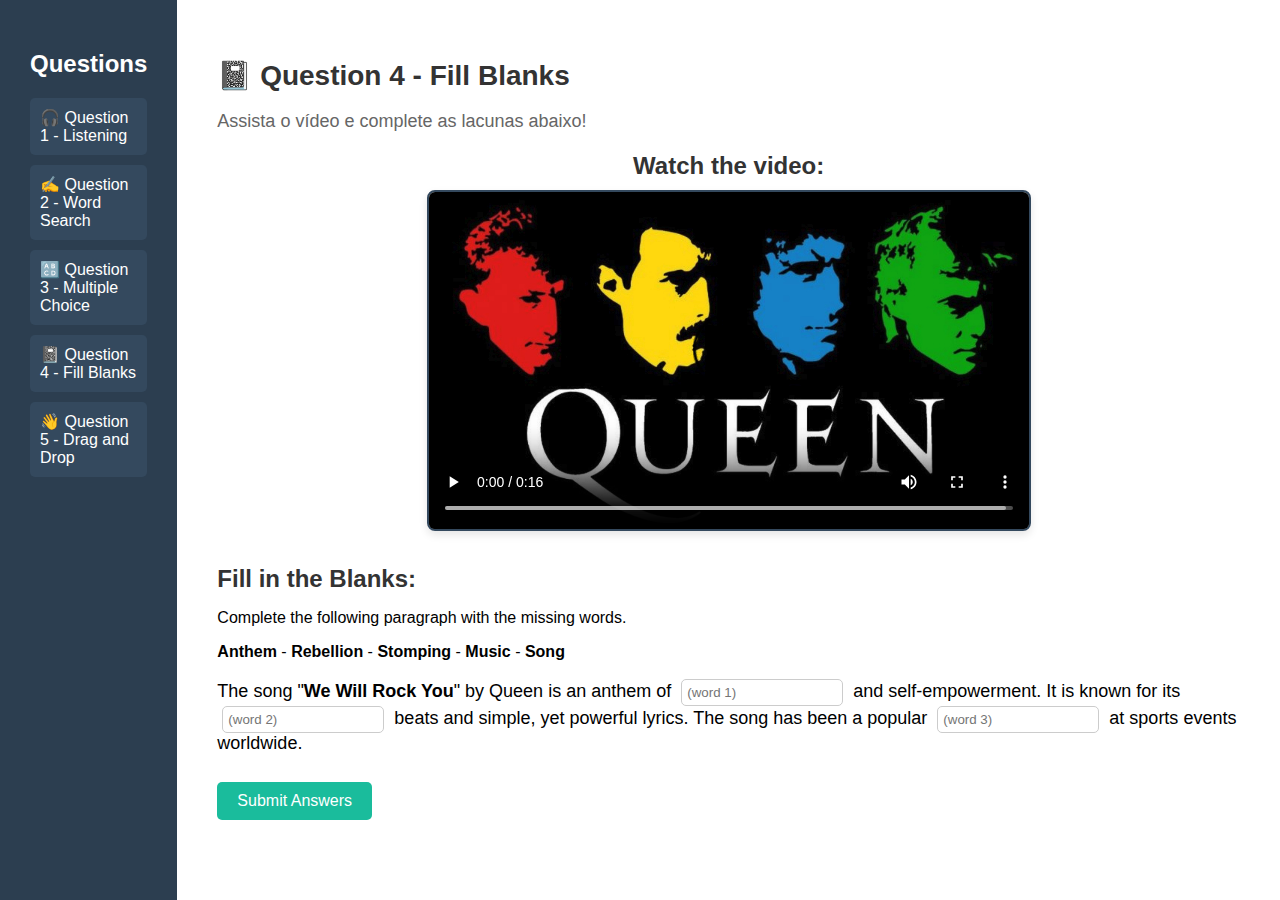
<file: index.html>
<!DOCTYPE html>
<html lang="pt-BR">
<head>
    <meta charset="UTF-8">
    <meta name="viewport" content="width=device-width, initial-scale=1.0">
    <title>English Recovery</title>
    <link rel="stylesheet" href="question4.css">
</head>
<body>
    <div class="container">
        <aside class="menu">
            <h2>Questions</h2>
            <nav>
                <ul>
                    <li><a href="https://violinistaestudante.github.io/questao1/"> 🎧 Question 1 - Listening</a></li>
                    <li><a href="https://violinistaestudante.github.io/questao2/"> ✍ Question 2 - Word Search </a></li>
                    <li><a href="https://violinistaestudante.github.io/questao3/"> 🔠 Question 3 - Multiple Choice </a></li>
                    <li><a href="https://violinistaestudante.github.io/questao4/"> 📓 Question 4 - Fill Blanks </a></li>
                    <li><a href="https://violinistaestudante.github.io/questao5/"> 👋 Question 5 - Drag and Drop </a></li>
                </ul>
            </nav>
        </aside>

    <main>
        <header>
            <h1>📓 Question 4 - Fill Blanks</h1>
            <p>Assista o vídeo e complete as lacunas abaixo!</p>
        </header>

        <section class="video-section">
            <h2>Watch the video:</h2>
            <video controls width="600">
                <source src="Vídeo_questão.mp4" type="video/mp4">
                Your browser does not support the video tag.
            </video>
        </section>

        <section class="fill-blanks-section">
            <h2>Fill in the Blanks:</h2>
            <p>Complete the following paragraph with the missing words.</p>
            <p><b>Anthem</b> - <b>Rebellion</b> - <b>Stomping</b> - <b>Music</b> - <b>Song</b></p>
            <form id="fill-blanks-form">
                <p>The song "<b>We Will Rock You</b>" by Queen is an anthem of <input type="text" name="word1" placeholder="(word 1)"> and self-empowerment. It is known for its <input type="text" name="word2" placeholder="(word 2)"> beats and simple, yet powerful lyrics. The song has been a popular <input type="text" name="word3" placeholder="(word 3)"> at sports events worldwide.</p>

                <button type="button" onclick="checkBlanks()">Submit Answers</button>
            </form>
            <p id="feedback"></p>
        </section>
    </main>

    <script src="question4.js"></script>
    </div>
    </body>
    </html>
</file>
<file: question4.css>
/* Estilo geral */
body {
    font-family: Arial, sans-serif;
    margin: 0;
    display: flex;
    height: 100vh;
    background-color: #f0f0f0;
}

.container {
    display: flex;
    width: 100%;
}

/* Menu lateral */
.menu {
    background-color: #2c3e50;
    width: 250px;
    padding: 30px;
    color: white;
    height: 100vh;
    box-sizing: border-box;
}

.menu h2 {
    text-align: center;
    margin-bottom: 20px;
    font-size: 24px;
}

.menu nav ul {
    list-style: none;
    padding: 0;
}

.menu nav ul li {
    margin-bottom: 10px;
}

.menu nav ul li a {
    text-decoration: none;
    color: white;
    padding: 10px;
    display: block;
    background-color: #34495e;
    border-radius: 5px;
    transition: background-color 0.3s;
}

.menu nav ul li a:hover {
    background-color: #1abc9c;
}

/* Conteúdo principal */
main {
    flex-grow: 1;
    padding: 40px;
    background-color: white;
    overflow-y: auto;
}

header h1 {
    font-size: 28px;
    color: #333;
}

header p {
    font-size: 18px;
    color: #666;
}

/* Estilos para a seção de vídeo */
.video-section {
    margin-top: 20px;
    text-align: center;
}

.video-section h2 {
    font-size: 24px;
    color: #333;
    margin-bottom: 10px;
}

.video-section video {
    border: 2px solid #34495e;
    border-radius: 8px;
    box-shadow: 0 4px 8px rgba(0, 0, 0, 0.1);
}

/* Estilos para preencher as lacunas */
.fill-blanks-section {
    margin-top: 30px;
}

.fill-blanks-section h2 {
    font-size: 24px;
    color: #333;
    margin-bottom: 15px;
}

.fill-blanks-section form {
    font-size: 18px;
}

.fill-blanks-section form input[type="text"] {
    padding: 5px;
    width: 150px;
    border: 1px solid #ccc;
    border-radius: 5px;
    margin: 0 5px;
}

.fill-blanks-section button {
    margin-top: 10px;
    padding: 10px 20px;
    background-color: #1abc9c;
    color: white;
    border: none;
    border-radius: 5px;
    cursor: pointer;
    font-size: 16px;
}

.fill-blanks-section button:hover {
    background-color: #16a085;
}

#feedback {
    margin-top: 15px;
    font-size: 18px;
    color: #e74c3c;
}

/* Responsividade */
@media (max-width: 768px) {
    .menu {
        width: 100%;
        height: auto;
        position: relative;
    }
    
    .container {
        flex-direction: column;
    }

    .video-section video {
        width: 100%;
    }
}
</file>
